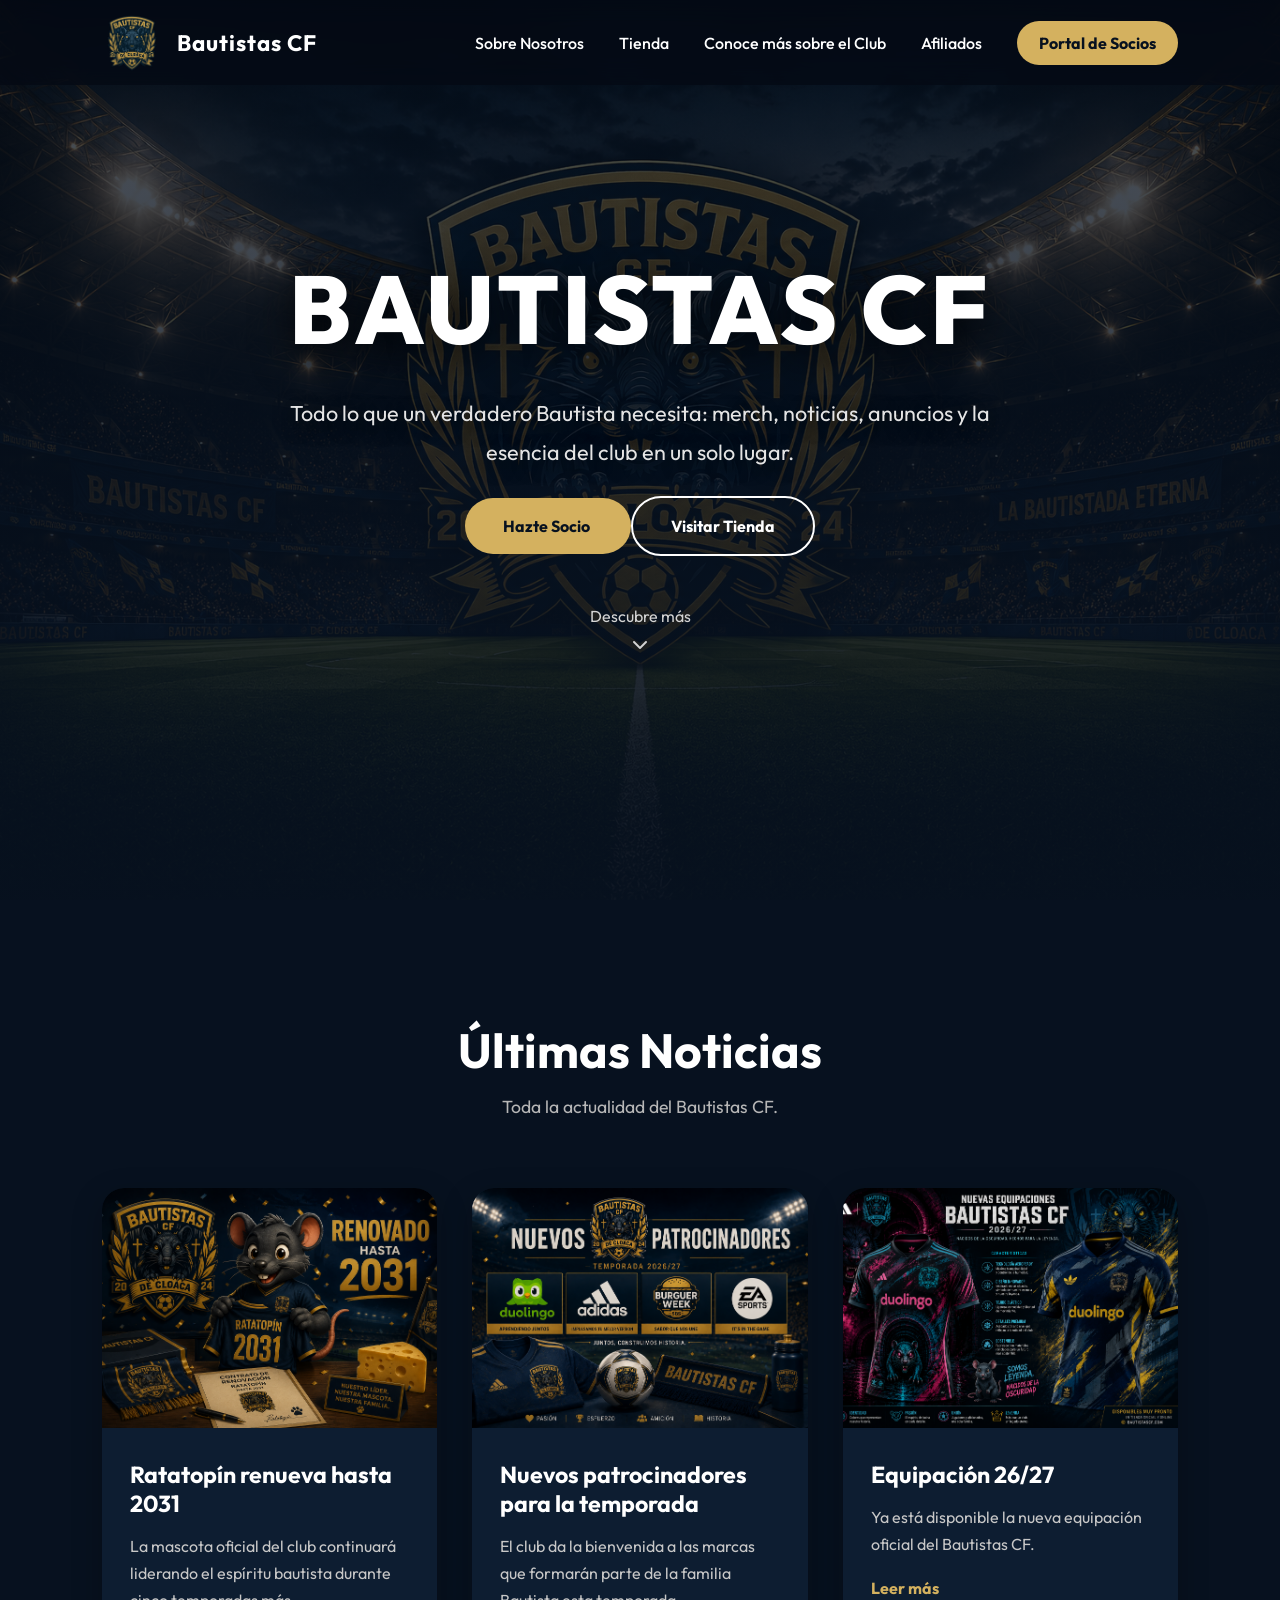
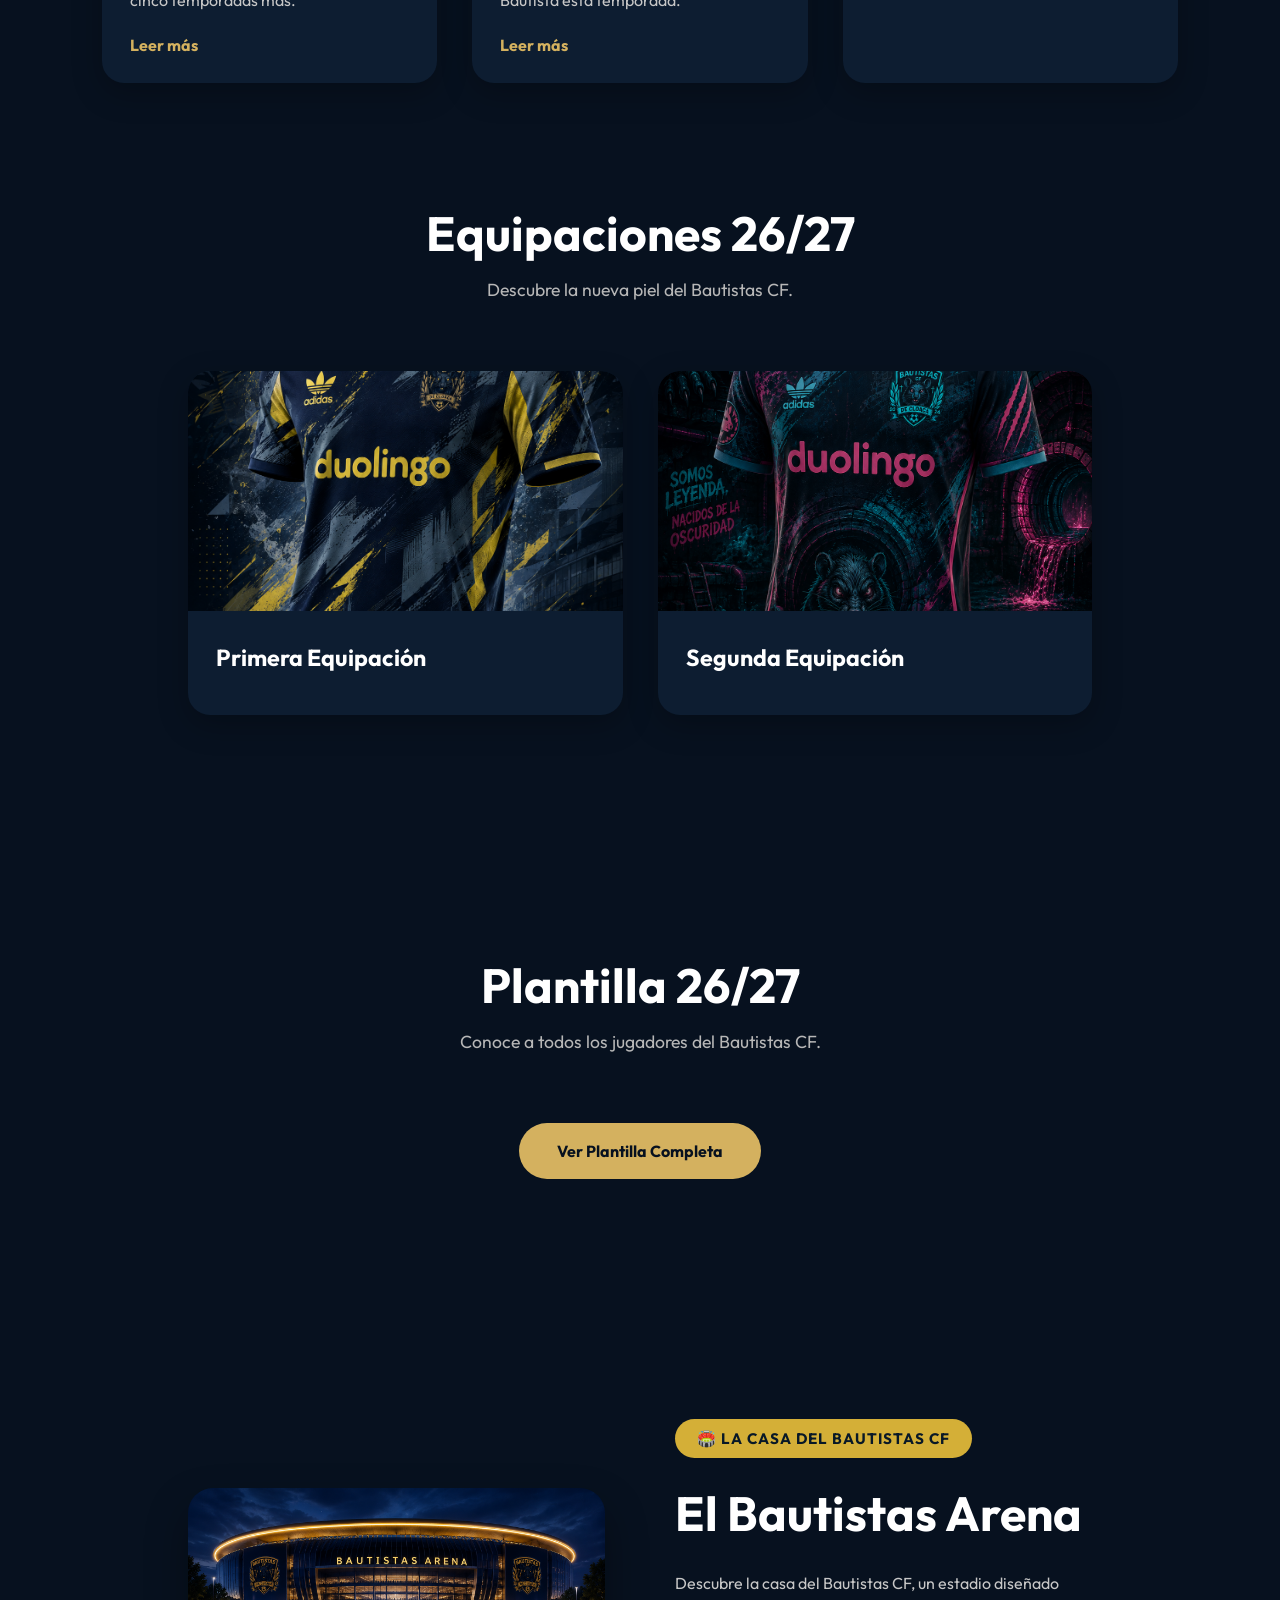
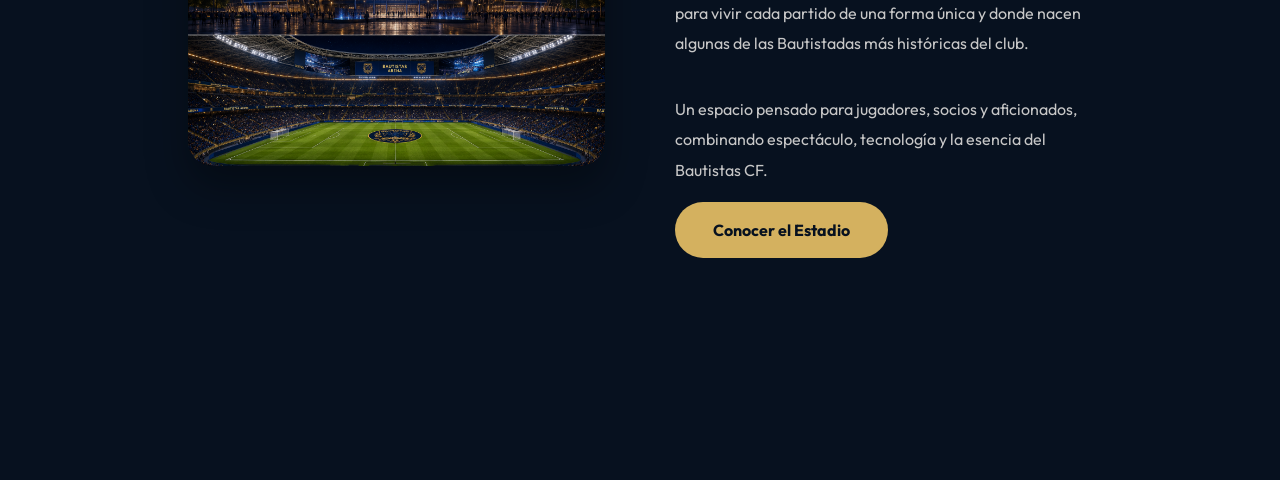
<file: index.html>
<!DOCTYPE html>
<html lang="es">

<head>
    <meta charset="UTF-8">
    <meta name="viewport" content="width=device-width, initial-scale=1.0">

    <title>Bautistas CF | Web Oficial</title>

    <meta name="description"
        content="Web Oficial de Bautistas CF. Noticias, tienda, estadio, plantilla, portal de socios, Ratatopín, Gordon Thompson y mucho más.">

    <link rel="icon" href="img/escudo.png">

    <!-- Google Fonts -->
    <link rel="preconnect" href="https://fonts.googleapis.com">
    <link rel="preconnect" href="https://fonts.gstatic.com" crossorigin>

    <link
        href="https://fonts.googleapis.com/css2?family=Outfit:wght@300;400;500;600;700;800&display=swap"
        rel="stylesheet">

    <!-- CSS -->
    <link rel="stylesheet" href="style.css">

    <!-- ICONOS -->
    <link rel="stylesheet"
        href="https://cdnjs.cloudflare.com/ajax/libs/font-awesome/6.7.2/css/all.min.css">
</head>

<body>

    <!-- ================= NAVBAR ================= -->

    <header class="navbar">

        <div class="logo">

            <img src="img/escudo.png" alt="Escudo Bautistas CF">

            <span>Bautistas CF</span>

        </div>

        <nav>

            <ul>

                <li><a href="pages/sobre-nosotros.html">Sobre Nosotros</a></li>

                <li><a href="pages/tienda.html">Tienda</a>

                <li><a href="#club">Conoce más sobre el Club</a></li>

                <li><a href="pages/afiliados.html" class="afiliados-btn">Afiliados</a></li>

                <li><a href="pages/portal.html" class="portal-btn">Portal de Socios</a></li>

            </ul>

        </nav>

    </header>

    <!-- ================= HERO ================= -->

   <section class="hero">

    <div class="hero-overlay"></div>

    <div class="hero-content">

        <h1>BAUTISTAS CF</h1>

        <p>
            Todo lo que un verdadero Bautista necesita:
            merch, noticias, anuncios y la esencia del club
            en un solo lugar.
        </p>

        <div class="hero-buttons">

            <a href="pages/portal.html" class="btn-primary">
                Hazte Socio
            </a>

            <a href="#tienda" class="btn-secondary">
                Visitar Tienda
            </a>

        </div>

        <div class="scroll-indicator">

            <span>Descubre más</span>

            <i class="fa-solid fa-chevron-down"></i>

        </div>

    </div>

</section>

    <!-- ================= NOTICIAS ================= -->

    <section class="section" id="noticias">

        <div class="section-title">

            <h2>Últimas Noticias</h2>

            <p>
                Toda la actualidad del Bautistas CF.
            </p>

        </div>

        <div class="cards">

            <article class="card">

                <img src="img/noticia1.png" alt="">

                <div class="card-content">

                    <h3>Ratatopín renueva hasta 2031</h3>

                    <p>
                        La mascota oficial del club continuará liderando el espíritu bautista durante cinco temporadas más.
                    </p>

                    <a href="pages2/noticia1.html">Leer más</a>

                </div>

            </article>

            <article class="card">

                <img src="img/noticia2.png" alt="">

                <div class="card-content">

                    <h3>Nuevos patrocinadores para la temporada</h3>

                    <p>
                        El club da la bienvenida a las marcas que formarán parte de la familia Bautista esta temporada.
                    </p>

                    <a href="pages2/noticia2.html">Leer más</a>

                </div>

            </article>

            <article class="card">

                <img src="img/noticia3.png" alt="">

                <div class="card-content">

                    <h3>Equipación 26/27</h3>

                    <p>
                        Ya está disponible la nueva equipación oficial del Bautistas CF.
                    </p>

                    <a href="pages2/noticia3.html">Leer más</a>

                </div>

            </article>

        </div>

    <!-- ================= EQUIPACIONES ================= -->

    <section class="section" id="equipaciones">

        <div class="section-title">

            <h2>Equipaciones 26/27</h2>

            <p>
                Descubre la nueva piel del Bautistas CF.
            </p>

        </div>

        <div class="cards">

            <article class="card">

                <img src="img/equipacion.1.png" alt="Equipación Local">

                <div class="card-content">

                    <h3>Primera Equipación</h3>

                </div>

            </article>

            <article class="card">

                <img src="img/equipacion.2.png" alt="Equipación Visitante">

                <div class="card-content">

                    <h3>Segunda Equipación</h3>

                </div>

            </article>

        </div>

    </section>

    <!-- ================= PLANTILLA ================= -->

    <section class="section" id="plantilla">

        <div class="section-title">

            <h2>Plantilla 26/27</h2>

            <p>
                Conoce a todos los jugadores del Bautistas CF.
            </p>

        </div>

        <div class="center-button">

            <a href="pages/plantilla.html" class="btn-primary">

                Ver Plantilla Completa

            </a>

        </div>

    </section>

    <!-- ================= ESTADIO ================= -->

<section class="section" id="estadio">

    <div class="two-columns">

        <div class="estadio-imagen">

            <img
                src="img/estadio.png"
                alt="Bautistas Arena">

        </div>


        <div class="estadio-info">

            <span class="tag-tienda">
                🏟️ LA CASA DEL BAUTISTAS CF
            </span>

            <h2>El Bautistas Arena</h2>

            <p>
                Descubre la casa del Bautistas CF, un estadio diseñado para
                vivir cada partido de una forma única y donde nacen algunas
                de las Bautistadas más históricas del club.
            </p>

            <p>
                Un espacio pensado para jugadores, socios y aficionados,
                combinando espectáculo, tecnología y la esencia del Bautistas CF.
            </p>

            <a
                href="pages/estadio.html"
                class="btn-primary">

                Conocer el Estadio

            </a>

        </div>

    </div>

</section>
</file>
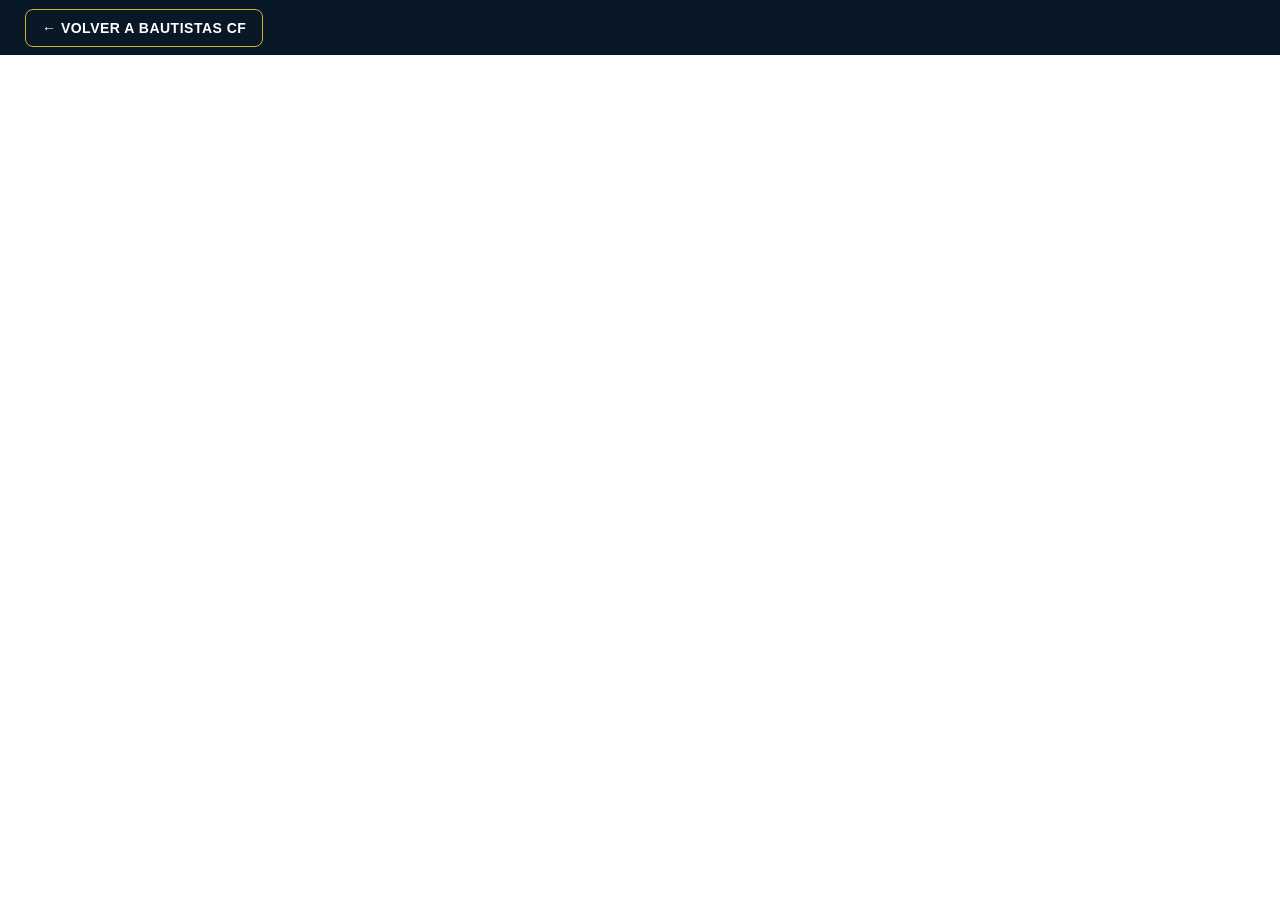
<file: pages/portal.html>
<!DOCTYPE html>
<html lang="es">
<head>
    <meta charset="UTF-8">
    <meta name="viewport" content="width=device-width, initial-scale=1.0">

    <title>Portal de Socios | Bautistas CF</title>

    <style>
        * {
            box-sizing: border-box;
        }

        html,
        body {
            margin: 0;
            padding: 0;
            width: 100%;
            height: 100%;
            overflow: hidden;
        }

        .top-bar {
            height: 55px;
            width: 100%;
            background: #081827;
            display: flex;
            align-items: center;
            padding: 0 25px;
            position: relative;
            z-index: 10;
        }

        .back-button {
            display: inline-flex;
            align-items: center;
            gap: 8px;
            color: #ffffff;
            text-decoration: none;
            font-family: Arial, sans-serif;
            font-size: 14px;
            font-weight: 700;
            letter-spacing: 0.5px;
            padding: 10px 16px;
            border: 1px solid #d4af37;
            border-radius: 8px;
            transition: 0.3s ease;
        }

        .back-button:hover {
            background: #d4af37;
            color: #081827;
        }

        iframe {
            display: block;
            width: 100%;
            height: calc(100vh - 55px);
            border: none;
        }
    </style>
</head>

<body>

    <div class="top-bar">
        <a href="../index.html" class="back-button">
            ← VOLVER A BAUTISTAS CF
        </a>
    </div>

    <iframe
        src="https://bautistascf.github.io/portal-socios/"
        title="Portal de Socios Bautistas CF">
    </iframe>

</body>
</html>
</file>
<file: style.css>
/* ===========================================
   BAUTISTAS CF - WEB OFICIAL
=========================================== */

*{
    margin:0;
    padding:0;
    box-sizing:border-box;
}

html{
    scroll-behavior:smooth;
}

body{
    font-family:'Outfit',sans-serif;
    background:#07111f;
    color:#ffffff;
    overflow-x:hidden;
}

/* Scroll */

::-webkit-scrollbar{
    width:10px;
}

::-webkit-scrollbar-track{
    background:#08192c;
}

::-webkit-scrollbar-thumb{
    background:#1d4d8f;
    border-radius:20px;
}

::-webkit-scrollbar-thumb:hover{
    background:#2d6cc0;
}

/* ================= NAVBAR ================= */

.navbar{
    position:fixed;
    top:0;
    left:0;
    width:100%;
    height:85px;
    display:flex;
    justify-content:space-between;
    align-items:center;
    padding:0 8%;
    background:rgba(5,10,20,.75);
    backdrop-filter:blur(15px);
    z-index:1000;
    transition:.4s;
}

.logo{
    display:flex;
    align-items:center;
    gap:15px;
}

.logo img{
    width:60px;
}

.logo span{
    font-size:1.4rem;
    font-weight:700;
    letter-spacing:1px;
}

nav ul{
    display:flex;
    gap:35px;
    list-style:none;
}

nav a{
    color:white;
    text-decoration:none;
    font-weight:500;
    transition:.3s;
}

nav a:hover{
    color:#d4b15f;
}

.portal-btn{
    padding:12px 22px;
    background:#d4b15f;
    color:#07111f;
    border-radius:40px;
    font-weight:700;
}

.portal-btn:hover{
    transform:translateY(-3px);
}

/* ================= HERO ================= */

.hero{
    position:relative;
    min-height:100vh;
    display:flex;
    justify-content:center;
    align-items:center;
    text-align:center;
    overflow:hidden;
    background:url("img/hero-bg.png") center 20%/cover no-repeat;
}

.hero::before{
    content:"";
    position:absolute;
    inset:0;
    background:linear-gradient(
        to bottom,
        rgba(5,12,22,.70),
        rgba(7,17,31,.82),
        rgba(7,17,31,.96)
    );
}

.hero-overlay{
    display:none;
}

.hero-content{
    position:relative;
    z-index:5;
    width:90%;
    max-width:900px;
    animation:fadeUp 1.2s ease;
}

.hero h1{
    font-size:6rem;
    font-weight:800;
    letter-spacing:3px;
    margin-bottom:25px;
    text-shadow:0 10px 40px rgba(0,0,0,.8);
}

.hero p{
    font-size:1.35rem;
    line-height:1.8;
    max-width:700px;
    margin:0 auto 45px;
    color:#e4e4e4;
    text-shadow:0 5px 20px rgba(0,0,0,.8);
}
/* Botones */

.btn-primary,
.btn-secondary{
    padding:18px 38px;
    border-radius:50px;
    text-decoration:none;
    font-weight:700;
    transition:.35s;
}

.btn-primary{
    background:#d4b15f;
    color:#07111f;
}

.btn-secondary{
    border:2px solid white;
    color:white;
}

.btn-primary:hover,
.btn-secondary:hover{
    transform:translateY(-6px);
    box-shadow:0 15px 35px rgba(0,0,0,.35);
}

/* Scroll */

.scroll-indicator{
    margin-top:70px;
    display:flex;
    flex-direction:column;
    gap:10px;
    align-items:center;
    color:#d4d4d4;
    animation:bounce 2s infinite;
}

/* ================= SECCIONES ================= */

.section{
    padding:120px 8%;
}

.section-title{
    text-align:center;
    margin-bottom:70px;
}

.section-title h2{
    font-size:3rem;
    margin-bottom:15px;
}

.section-title p{
    color:#b7b7b7;
    font-size:1.1rem;
}/* ================= CARDS ================= */

.cards{
    display:grid;
    grid-template-columns:repeat(auto-fit,minmax(320px,1fr));
    gap:35px;
}

.card,
.product-card{
    background:#0d1d31;
    border-radius:22px;
    overflow:hidden;
    transition:.35s;
    box-shadow:0 10px 30px rgba(0,0,0,.25);
}

.card:hover,
.product-card:hover{
    transform:translateY(-12px);
    box-shadow:0 20px 45px rgba(0,0,0,.45);
}

.card img,
.product-card img{
    width:100%;
    height:240px;
    object-fit:cover;
}

.card-content{
    padding:28px;
}

.card-content h3{
    margin-bottom:15px;
    font-size:1.45rem;
}

.card-content p{
    color:#c7c7c7;
    line-height:1.7;
    margin-bottom:20px;
}

.card-content a{
    color:#d4b15f;
    text-decoration:none;
    font-weight:700;
}

.product-card{
    text-align:center;
    padding-bottom:30px;
}

.product-card h3{
    margin:25px 20px 10px;
    font-size:1.4rem;
}

.product-card span{
    display:block;
    color:#d4b15f;
    font-size:1.2rem;
    font-weight:700;
    margin-bottom:25px;
}

.product-card a{
    display:inline-block;
    padding:14px 30px;
    border-radius:40px;
    background:#d4b15f;
    color:#07111f;
    text-decoration:none;
    font-weight:700;
    transition:.3s;
}

.product-card a:hover{
    transform:scale(1.05);
}

/* ================= DOS COLUMNAS ================= */

.two-columns{
    display:grid;
    grid-template-columns:1fr 1fr;
    gap:70px;
    align-items:center;
}

.two-columns img{
    width:100%;
    border-radius:25px;
    box-shadow:0 20px 40px rgba(0,0,0,.35);
}

.two-columns h2{
    font-size:3rem;
    margin-bottom:25px;
}

.two-columns p{
    color:#c7c7c7;
    line-height:1.9;
    margin-bottom:35px;
}

.center-button{
    display:flex;
    justify-content:center;
}

/* ================= FOOTER ================= */

footer{
    background:#050d18;
    padding:60px 8%;
    text-align:center;
    border-top:1px solid rgba(255,255,255,.08);
}

footer h3{
    margin-bottom:15px;
    font-size:1.8rem;
}

footer p{
    color:#a9a9a9;
    margin-bottom:12px;
}

footer a{
    color:#d4b15f;
    text-decoration:none;
}

footer a:hover{
    text-decoration:underline;
}

/* ================= ANIMACIONES ================= */

@keyframes float{

    0%{
        transform:translateY(0px);
    }

    50%{
        transform:translateY(-12px);
    }

    100%{
        transform:translateY(0px);
    }

}

@keyframes bounce{

    0%,20%,50%,80%,100%{
        transform:translateY(0);
    }

    40%{
        transform:translateY(-10px);
    }

    60%{
        transform:translateY(-5px);
    }

}

/* ================= RESPONSIVE ================= */

@media(max-width:1100px){

    .navbar{
        padding:0 5%;
    }

    nav ul{
        gap:18px;
    }

}

@media(max-width:900px){

    .hero h1{
        font-size:3.3rem;
    }

    .hero-logo{
        width:170px;
    }

    .two-columns{
        grid-template-columns:1fr;
    }

    .navbar{
        flex-direction:column;
        height:auto;
        padding:20px;
    }

    nav ul{
        flex-wrap:wrap;
        justify-content:center;
        margin-top:20px;
    }

}

@media(max-width:600px){

    .hero h1{
        font-size:2.6rem;
    }

    .hero p{
        font-size:1rem;
    }

    .section{
        padding:90px 6%;
    }

    .section-title h2{
        font-size:2.2rem;
    }

    .btn-primary,
    .btn-secondary{
        width:100%;
        text-align:center;
    }

}
/*====================================================

            PÁGINA DE NOTICIAS

====================================================*/

.hero-noticia{
    position:relative;
    width:100%;
    height:70vh;
    overflow:hidden;
    display:flex;
    justify-content:center;
    align-items:flex-end;
}

.hero-noticia img{
    position:absolute;
    inset:0;
    width:100%;
    height:100%;
    object-fit:cover;
}

.hero-noticia-overlay{
    position:relative;
    z-index:2;
    width:100%;
    padding:80px 10%;
    background:linear-gradient(to top,
    rgba(6,12,22,.96),
    rgba(6,12,22,.55),
    transparent);
}

.categoria{
    display:inline-block;
    padding:8px 18px;
    background:#d4b15f;
    color:#08111d;
    font-weight:700;
    border-radius:30px;
    margin-bottom:20px;
    letter-spacing:.5px;
}

.hero-noticia h1{
    font-size:3.7rem;
    line-height:1.15;
    margin-bottom:20px;
}

.descripcion{
    max-width:800px;
    font-size:1.25rem;
    color:#d8d8d8;
    line-height:1.7;
    margin-bottom:30px;
}

.info-noticia{
    display:flex;
    gap:30px;
    flex-wrap:wrap;
    color:#bdbdbd;
    font-size:1rem;
}

.info-noticia span{
    display:flex;
    align-items:center;
    gap:8px;
}/*====================================================

        CONTENIDO DE LA NOTICIA

====================================================*/

.contenido-noticia{

    width:90%;
    max-width:950px;
    margin:80px auto;

}

.contenido-noticia p{

    font-size:1.15rem;
    line-height:2;
    color:#d9d9d9;
    margin-bottom:30px;

}

.contenido-noticia h2{

    font-size:2rem;
    margin:60px 0 25px;
    color:white;

}

.contenido-noticia strong{

    color:#d4b15f;

}

.contenido-noticia img{

    width:100%;
    border-radius:20px;
    margin:40px 0;
    box-shadow:0 20px 45px rgba(0,0,0,.35);

}

blockquote{

    margin:50px 0;
    padding:35px;
    border-left:5px solid #d4b15f;
    background:#0f1d2f;
    border-radius:15px;
    font-size:1.35rem;
    line-height:1.8;
    font-style:italic;
    color:#ffffff;

}

.volver{

    margin-top:70px;
    text-align:center;

}

.volver .btn-primary{

    display:inline-block;
    text-decoration:none;

}

/*====================================================

            ANIMACIONES

====================================================*/

.hero-noticia img{

    animation:zoomHero 12s ease-in-out infinite alternate;

}

.hero-noticia-overlay{

    animation:fadeUp 1s ease;

}

.contenido-noticia{

    animation:fadeUp .8s ease;

}

@keyframes zoomHero{

    from{

        transform:scale(1);

    }

    to{

        transform:scale(1.08);

    }

}

/*====================================================

            RESPONSIVE

====================================================*/

@media(max-width:900px){

    .hero-noticia{

        height:60vh;

    }

    .hero-noticia h1{

        font-size:2.5rem;

    }

    .descripcion{

        font-size:1.05rem;

    }

    .contenido-noticia p{

        font-size:1.05rem;

    }

}

@media(max-width:600px){

    .hero-noticia{

        height:55vh;

    }

    .hero-noticia-overlay{

        padding:50px 7%;

    }

    .hero-noticia h1{

        font-size:2rem;

    }

    blockquote{

        padding:25px;
        font-size:1.1rem;

    }

}
/*====================================================

            HERO TIENDA

====================================================*/

.hero-tienda{

    position:relative;
    width:100%;
    height:75vh;

    display:flex;
    justify-content:center;
    align-items:center;

    overflow:hidden;

    background:url("../img/tienda-banner.jpg") center center/cover no-repeat;

}

.hero-tienda::before{

    content:"";
    position:absolute;
    inset:0;

    background:linear-gradient(
        rgba(5,15,30,.75),
        rgba(5,15,30,.55),
        rgba(5,15,30,.88)
    );

}

.hero-tienda-overlay{

    position:relative;
    z-index:2;

    width:90%;
    max-width:900px;

    text-align:center;

}

.tag-tienda{

    display:inline-block;

    padding:10px 22px;

    margin-bottom:25px;

    border-radius:40px;

    background:#d4af37;

    color:#081827;

    font-weight:700;

    letter-spacing:1px;

    font-size:.95rem;

}

.hero-tienda h1{

    font-size:4.2rem;

    color:white;

    margin-bottom:25px;

    line-height:1.15;

}

.hero-tienda p{

    max-width:750px;

    margin:0 auto 40px;

    color:#d9d9d9;

    font-size:1.25rem;

    line-height:1.8;

}

.hero-tienda .btn-primary{

    padding:16px 40px;

    font-size:1.05rem;

    border-radius:50px;

}

/*====================================================

        EFECTOS HERO

====================================================*/

.hero-tienda{

    animation:zoomHero 12s ease-in-out infinite alternate;

}

.hero-tienda h1{

    animation:fadeUp .8s ease;

}

.hero-tienda p{

    animation:fadeUp 1s ease;

}

.hero-tienda .btn-primary{

    animation:fadeUp 1.2s ease;

}/*====================================================

            TARJETAS DE PRODUCTOS

====================================================*/

.product-card{

    position:relative;

    background:#0f1d2f;

    border:1px solid rgba(255,255,255,.05);

    border-radius:22px;

    overflow:hidden;

    text-align:center;

    transition:.35s;

    box-shadow:0 10px 30px rgba(0,0,0,.25);

}

.product-card:hover{

    transform:translateY(-10px);

    box-shadow:0 25px 45px rgba(0,0,0,.45);

    border-color:#d4af37;

}

.product-card img{

    width:100%;

    height:280px;

    object-fit:cover;

    transition:.4s;

}

.product-card:hover img{

    transform:scale(1.05);

}

.product-card h3{

    color:#fff;

    font-size:1.3rem;

    margin:22px 20px 12px;

}

.precio{

    display:block;

    color:#d4af37;

    font-size:1.4rem;

    font-weight:700;

    margin-bottom:22px;

}

.product-card a{

    display:inline-block;

    margin-bottom:28px;

    padding:13px 28px;

    background:#1c6dd0;

    color:white;

    border-radius:40px;

    text-decoration:none;

    font-weight:600;

    transition:.3s;

}

.product-card a:hover{

    background:#d4af37;

    color:#081827;

}

/*====================================================

                ETIQUETAS

====================================================*/

.badge{

    position:absolute;

    top:18px;

    left:18px;

    z-index:10;

    padding:8px 16px;

    border-radius:25px;

    color:white;

    font-size:.8rem;

    font-weight:700;

    letter-spacing:.8px;

}

.nuevo{

    background:#22c55e;

}

.bestseller{

    background:#d4af37;

    color:#081827;

}

.limitado{

    background:#ef4444;

}

.premium{

    background:#8b5cf6;

}

/*====================================================

            GRID PRODUCTOS

====================================================*/

.cards{

    display:grid;

    grid-template-columns:repeat(auto-fit,minmax(260px,1fr));

    gap:35px;

    margin-top:50px;

}/*====================================================

        PRODUCTO DESTACADO

====================================================*/

.producto-destacado{

    width:90%;
    max-width:1400px;

    margin:100px auto;

    display:grid;
    grid-template-columns:1fr 1fr;
    gap:60px;

    align-items:center;

    background:#0f1d2f;

    border-radius:30px;

    padding:60px;

    border:1px solid rgba(255,255,255,.08);

    overflow:hidden;

}

.destacado-texto span{

    display:inline-block;

    padding:8px 18px;

    border-radius:30px;

    background:#d4af37;

    color:#081827;

    font-weight:700;

    margin-bottom:25px;

}

.destacado-texto h2{

    font-size:3rem;

    color:#fff;

    margin-bottom:25px;

}

.destacado-texto p{

    color:#d7d7d7;

    line-height:1.9;

    font-size:1.1rem;

    margin-bottom:35px;

}

.destacado-imagen{

    text-align:center;

}

.destacado-imagen img{

    width:100%;
    max-width:500px;

    border-radius:25px;

    transition:.4s;

    box-shadow:0 20px 40px rgba(0,0,0,.35);

}

.destacado-imagen img:hover{

    transform:scale(1.05) rotate(-2deg);

}

/*====================================================
    BENEFICIOS

====================================================*/

.beneficios{

    width:90%;
    max-width:1200px;

    margin:60px auto 0;

    display:grid;

    grid-template-columns:repeat(auto-fit,minmax(220px,1fr));

    gap:30px;

}

.beneficio{

    background:#0f1d2f;

    border-radius:20px;

    padding:35px 25px;

    text-align:center;

    transition:.35s;

    border:1px solid rgba(255,255,255,.05);

}

.beneficio:hover{

    transform:translateY(-8px);

    border-color:#d4af37;

}

.beneficio i{

    font-size:2.8rem;

    color:#d4af37;

    margin-bottom:20px;

}

.beneficio h3{

    color:#fff;

    font-size:1.25rem;

}

/*====================================================

            RESPONSIVE

====================================================*/

@media(max-width:900px){

    .hero-tienda h1{

        font-size:2.8rem;

    }

    .producto-destacado{

        grid-template-columns:1fr;

        text-align:center;

        padding:40px;

    }

    .destacado-texto h2{

        font-size:2.2rem;

    }

}/*====================================================

            ANIMACIONES

====================================================*/

.product-card,
.beneficio,
.producto-destacado{

    animation:fadeUp .8s ease both;

}

.product-card:nth-child(2){

    animation-delay:.1s;

}

.product-card:nth-child(3){

    animation-delay:.2s;

}

.product-card:nth-child(4){

    animation-delay:.3s;

}

.product-card:hover .precio{

    color:#ffd86b;

}

.product-card:hover h3{

    color:#d4af37;

}

.badge{

    box-shadow:0 8px 18px rgba(0,0,0,.25);

}

/*====================================================

            SCROLLBAR

====================================================*/

::-webkit-scrollbar{

    width:10px;

}

::-webkit-scrollbar-track{

    background:#081827;

}

::-webkit-scrollbar-thumb{

    background:#d4af37;

    border-radius:20px;

}

::-webkit-scrollbar-thumb:hover{

    background:#f1c85d;

}

/*====================================================

            FOOTER TIENDA

====================================================*/

footer{

    margin-top:100px;

    padding:60px 20px;

    text-align:center;

    background:#06111d;

    border-top:1px solid rgba(255,255,255,.08);

}

footer h3{

    color:#fff;

    font-size:2rem;

    margin-bottom:15px;

}

footer p{

    color:#a9b2be;

    margin:8px 0;

}

/*====================================================

            RESPONSIVE EXTRA

====================================================*/

@media (max-width:768px){

    .hero-tienda{

        height:60vh;

    }

    .hero-tienda h1{

        font-size:2.3rem;

    }

    .hero-tienda p{

        font-size:1rem;

        line-height:1.7;

    }

    .cards{

        grid-template-columns:1fr;

    }

    .product-card img{

        height:240px;

    }

    .beneficios{

        grid-template-columns:1fr;

    }

    .producto-destacado{

        padding:30px;

    }

}

@media (max-width:480px){

    .hero-tienda{

        height:55vh;

    }

    .hero-tienda h1{

        font-size:1.9rem;

    }

    .tag-tienda{

        font-size:.8rem;

        padding:8px 18px;

    }

    .btn-primary{

        width:100%;

        text-align:center;

    }

}
/* =========================================================
   BAUTISTAS ARENA
   Diseño adaptado al estilo general de Bautistas CF
========================================================= */


/* =========================================================
   HERO
========================================================= */

.stadium-hero {
    min-height: 78vh;
    display: flex;
    align-items: center;
    position: relative;
    overflow: hidden;

    background:
        linear-gradient(
            90deg,
            rgba(8, 24, 39, 0.96) 0%,
            rgba(8, 24, 39, 0.82) 45%,
            rgba(8, 24, 39, 0.35) 100%
        ),
        url("img/estadio.jpg") center / cover no-repeat;
}

.stadium-hero-content {
    max-width: 700px;
    padding: 100px 7%;
}

.stadium-tag {
    display: inline-block;
    margin-bottom: 18px;

    color: #d4af37;

    font-size: 0.8rem;
    font-weight: 700;
    letter-spacing: 2px;
}

.stadium-hero h1 {
    margin: 0 0 25px;

    font-size: clamp(3.5rem, 7vw, 6.5rem);
    line-height: 0.9;
    font-weight: 800;
}

.stadium-hero h1 span {
    color: #d4af37;
}

.stadium-hero p {
    max-width: 520px;

    color: #c3d0da;

    font-size: 1.05rem;
    line-height: 1.7;

    margin-bottom: 30px;
}


/* =========================================================
   BOTÓN
========================================================= */

.stadium-button {
    display: inline-block;

    padding: 13px 25px;

    background: #d4af37;
    color: #081827;

    border-radius: 6px;

    text-decoration: none;

    font-size: 0.9rem;
    font-weight: 700;

    transition: 0.3s ease;
}

.stadium-button:hover {
    transform: translateY(-3px);

    box-shadow:
        0 8px 25px rgba(212, 175, 55, 0.25);
}


/* =========================================================
   INTRODUCCIÓN
========================================================= */

.stadium-intro {
    display: grid;
    grid-template-columns: 1fr 1fr;

    gap: 55px;

    align-items: center;

    padding: 90px 7%;

    background: #081827;
}

.stadium-intro-image {
    overflow: hidden;

    border-radius: 12px;

    border: 1px solid rgba(212, 175, 55, 0.15);
}

.stadium-intro-image img {
    display: block;

    width: 100%;

    transition: transform 0.5s ease;
}

.stadium-intro-image:hover img {
    transform: scale(1.04);
}

.stadium-intro-text h2 {
    margin: 10px 0 25px;

    font-size: clamp(2.5rem, 5vw, 4rem);
    line-height: 1;

    font-weight: 800;
}

.stadium-intro-text h2 span {
    color: #d4af37;
}

.stadium-intro-text p {
    max-width: 550px;

    color: #aebdca;

    line-height: 1.7;

    margin-bottom: 15px;
}


/* =========================================================
   ETIQUETAS DE SECCIÓN
========================================================= */

.section-label {
    color: #d4af37;

    font-size: 0.78rem;
    font-weight: 700;

    letter-spacing: 2px;
}


/* =========================================================
   ESTADÍSTICAS
========================================================= */

.stadium-stats {
    display: grid;

    grid-template-columns: repeat(4, 1fr);

    background: #102436;

    border-top: 1px solid rgba(255,255,255,0.05);
    border-bottom: 1px solid rgba(255,255,255,0.05);
}

.stadium-stat {
    padding: 38px 20px;

    text-align: center;

    border-right: 1px solid rgba(255,255,255,0.07);

    transition: 0.3s ease;
}

.stadium-stat:last-child {
    border-right: none;
}

.stadium-stat:hover {
    background: #162b3d;
}

.stat-number {
    display: block;

    margin-bottom: 7px;

    color: #d4af37;

    font-size: 2.3rem;
    font-weight: 800;
}

.stat-label {
    color: #9eafbd;

    font-size: 0.72rem;

    letter-spacing: 1.5px;
}


/* =========================================================
   CARACTERÍSTICAS
========================================================= */

.stadium-features {
    padding: 90px 7%;

    background: #0b1d2d;
}

.section-heading {
    text-align: center;

    margin-bottom: 50px;
}

.section-heading h2 {
    margin: 10px 0 0;

    font-size: clamp(2.3rem, 5vw, 4rem);

    line-height: 1;

    font-weight: 800;
}

.section-heading h2 span {
    color: #d4af37;
}


/* =========================================================
   CUADRADOS INTERACTIVOS
========================================================= */

.features-grid {
    display: grid;

    grid-template-columns: repeat(3, 1fr);

    gap: 20px;
}

.feature-card {
    position: relative;

    min-height: 260px;

    padding: 30px;

    display: flex;
    flex-direction: column;
    justify-content: flex-end;

    overflow: hidden;

    background: #102436;

    border: 1px solid rgba(255,255,255,0.07);

    border-radius: 10px;

    cursor: pointer;

    transition:
        transform 0.3s ease,
        border-color 0.3s ease,
        box-shadow 0.3s ease,
        background 0.3s ease;
}


/* Brillo */

.feature-card::before {
    content: "";

    position: absolute;

    width: 170px;
    height: 170px;

    top: -90px;
    right: -90px;

    background: rgba(212,175,55,0.18);

    border-radius: 50%;

    filter: blur(35px);

    opacity: 0;

    transition: 0.4s ease;
}


/* Línea dorada */

.feature-card::after {
    content: "";

    position: absolute;

    left: 0;
    bottom: 0;

    width: 0;
    height: 3px;

    background: #d4af37;

    transition: width 0.4s ease;
}


/* Hover */

.feature-card:hover {
    transform: translateY(-6px);

    background: #142c40;

    border-color: rgba(212,175,55,0.45);

    box-shadow:
        0 12px 30px rgba(0,0,0,0.3),
        0 0 20px rgba(212,175,55,0.08);
}

.feature-card:hover::before {
    opacity: 1;
}

.feature-card:hover::after {
    width: 100%;
}


/* =========================================================
   ICONOS
========================================================= */

.feature-icon {
    position: absolute;

    top: 27px;
    left: 30px;

    font-size: 2rem;

    transition:
        transform 0.3s ease,
        filter 0.3s ease;
}

.feature-card:hover .feature-icon {
    transform: scale(1.15);

    filter:
        drop-shadow(0 0 8px rgba(212,175,55,0.5));
}


/* =========================================================
   TEXTO DE TARJETAS
========================================================= */

.feature-card h3 {
    position: relative;
    z-index: 2;

    margin: 0 0 10px;

    font-size: 1.1rem;
    font-weight: 700;
}

.feature-card p {
    position: relative;
    z-index: 2;

    margin: 0;

    color: #9eafbd;

    font-size: 0.9rem;

    line-height: 1.6;
}


/* =========================================================
   EXPERIENCIA
========================================================= */

.stadium-experience {
    min-height: 550px;

    display: flex;
    align-items: center;

    padding: 90px 7%;

    background:
        linear-gradient(
            90deg,
            rgba(8,24,39,0.96),
            rgba(8,24,39,0.55)
        ),
        url("img/estadio.jpg") center / cover no-repeat;
}

.experience-content {
    max-width: 600px;
}

.stadium-experience h2 {
    margin: 10px 0 25px;

    font-size: clamp(2.5rem, 5vw, 4rem);

    line-height: 1;

    font-weight: 800;
}

.stadium-experience h2 span {
    color: #d4af37;
}

.stadium-experience p {
    color: #c3d0da;

    line-height: 1.7;

    margin-bottom: 15px;
}


/* =========================================================
   ZONAS DEL ESTADIO
========================================================= */

.stadium-zones {
    padding: 90px 7%;

    background: #081827;
}

.stadium-zones h2 {
    margin: 10px 0 0;

    font-size: clamp(2.3rem, 5vw, 4rem);

    line-height: 1;

    font-weight: 800;
}

.stadium-zones h2 span {
    color: #d4af37;
}

.zones-grid {
    display: grid;

    grid-template-columns: repeat(2, 1fr);

    gap: 20px;

    margin-top: 50px;
}


/* =========================================================
   TARJETAS DE ZONAS
========================================================= */

.zone-card {
    position: relative;

    min-height: 390px;

    overflow: hidden;

    border-radius: 10px;

    border: 1px solid rgba(255,255,255,0.07);

    cursor: pointer;

    transition:
        transform 0.35s ease,
        border-color 0.35s ease,
        box-shadow 0.35s ease;
}

.zone-card img {
    width: 100%;
    height: 100%;

    min-height: 390px;

    object-fit: cover;

    display: block;

    transition:
        transform 0.5s ease,
        filter 0.5s ease;
}

.zone-card::after {
    content: "";

    position: absolute;

    inset: 0;

    background:
        linear-gradient(
            to top,
            rgba(8,24,39,0.95),
            rgba(8,24,39,0.15)
        );
}

.zone-card-content {
    position: absolute;

    z-index: 2;

    left: 28px;
    right: 28px;
    bottom: 25px;
}

.zone-card-content > span {
    color: #d4af37;

    font-size: 0.75rem;

    font-weight: 700;

    letter-spacing: 1px;
}

.zone-card h3 {
    margin: 7px 0;

    font-size: 1.7rem;

    font-weight: 800;
}

.zone-card p {
    max-width: 450px;

    margin: 0;

    color: #c3d0da;

    line-height: 1.5;
}

.zone-card:hover {
    transform: translateY(-6px);

    border-color: rgba(212,175,55,0.5);

    box-shadow:
        0 15px 35px rgba(0,0,0,0.35);
}

.zone-card:hover img {
    transform: scale(1.06);

    filter: brightness(1.08);
}


/* =========================================================
   CTA FINAL
========================================================= */

.stadium-cta {
    padding: 100px 7%;

    text-align: center;

    background: #102436;
}

.stadium-cta-content {
    max-width: 700px;

    margin: auto;
}

.stadium-cta h2 {
    margin: 10px 0 20px;

    font-size: clamp(2.7rem, 5vw, 4.5rem);

    line-height: 0.95;

    font-weight: 800;
}

.stadium-cta h2 span {
    color: #d4af37;
}

.stadium-cta p {
    color: #aebdca;

    margin-bottom: 30px;
}


/* =========================================================
   FOOTER
========================================================= */

.footer {
    padding: 30px 7%;

    text-align: center;

    background: #050f18;

    color: #718291;

    font-size: 0.8rem;
}


/* =========================================================
   RESPONSIVE
========================================================= */

@media (max-width: 900px) {

    .stadium-intro {
        grid-template-columns: 1fr;
    }

    .features-grid {
        grid-template-columns: repeat(2, 1fr);
    }

    .stadium-stats {
        grid-template-columns: repeat(2, 1fr);
    }

    .zones-grid {
        grid-template-columns: 1fr;
    }

}


@media (max-width: 600px) {

    .stadium-hero-content {
        padding: 80px 6%;
    }

    .features-grid {
        grid-template-columns: 1fr;
    }

    .stadium-stats {
        grid-template-columns: 1fr;
    }

    .stadium-stat {
        border-right: none;

        border-bottom:
            1px solid rgba(255,255,255,0.07);
    }

    .stadium-hero h1 {
        font-size: 3.5rem;
    }

}/* =========================================================
   TARJETA SELECCIONADA
========================================================= */

.feature-card.selected {
    transform: translateY(-8px);

    background: #162b3d;

    border-color: #d4af37;

    box-shadow:
        0 15px 40px rgba(0, 0, 0, 0.35),
        0 0 35px rgba(212, 175, 55, 0.18);
}

.feature-card.selected::before {
    opacity: 1;
}

.feature-card.selected::after {
    width: 100%;
}

.feature-card.selected .feature-icon {
    transform: scale(1.15);

    filter:
        drop-shadow(0 0 12px rgba(212, 175, 55, 0.6));
}

/* =========================================================
   SOBRE NOSOTROS
========================================================= */


/* ================= HERO ================= */

.sobre-hero {

    position: relative;

    min-height: 82vh;

    display: flex;

    align-items: center;

    justify-content: center;

    text-align: center;

    overflow: hidden;

    background:
        linear-gradient(
            rgba(5, 15, 30, .78),
            rgba(5, 15, 30, .92)
        ),
        url("img/hero-bg.png") center / cover no-repeat;

}

.sobre-hero-overlay {

    width: 90%;

    max-width: 950px;

    position: relative;

    z-index: 2;

    animation: fadeUp .9s ease;

}

.sobre-tag {

    display: inline-block;

    padding: 9px 20px;

    margin-bottom: 25px;

    border-radius: 30px;

    background: #d4af37;

    color: #081827;

    font-size: .85rem;

    font-weight: 800;

    letter-spacing: 1.5px;

}

.sobre-hero h1 {

    font-size: clamp(3.2rem, 7vw, 6rem);

    line-height: 1;

    font-weight: 800;

    margin-bottom: 30px;

}

.sobre-hero h1 span {

    display: block;

    color: #d4af37;

}

.sobre-hero p {

    max-width: 700px;

    margin: 0 auto 40px;

    color: #d5dce3;

    font-size: 1.2rem;

    line-height: 1.8;

}


/* ================= CONTENEDORES ================= */

.sobre-seccion {

    padding: 120px 8%;

    background: #07111f;

}

.sobre-contenedor {

    max-width: 1250px;

    margin: auto;

    display: grid;

    grid-template-columns: 1fr 1fr;

    gap: 80px;

    align-items: center;

}

.sobre-contenedor.inverso {

    grid-template-columns: 1.1fr .9fr;

}


/* ================= IMÁGENES ================= */

.sobre-imagen {

    display: flex;

    justify-content: center;

    align-items: center;

    min-height: 430px;

    border-radius: 30px;

    background:
        radial-gradient(
            circle,
            rgba(212,175,55,.15),
            transparent 65%
        ),
        #0d1d31;

    border: 1px solid rgba(212,175,55,.12);

    overflow: hidden;

}

.sobre-imagen img {

    width: 65%;

    max-width: 350px;

    filter:
        drop-shadow(
            0 25px 35px rgba(0,0,0,.5)
        );

    animation: float 5s ease-in-out infinite;

}


/* ================= TEXTOS ================= */

.sobre-label {

    display: inline-block;

    margin-bottom: 18px;

    color: #d4af37;

    font-size: .8rem;

    font-weight: 800;

    letter-spacing: 2px;

}

.sobre-texto h2 {

    font-size: clamp(2.5rem, 5vw, 4.3rem);

    line-height: 1;

    margin-bottom: 30px;

    font-weight: 800;

}

.sobre-texto h2 span {

    color: #d4af37;

}

.sobre-texto p {

    color: #b9c5d0;

    font-size: 1.08rem;

    line-height: 1.9;

    margin-bottom: 20px;

}


/* ================= FILOSOFÍA ================= */

.sobre-filosofia {

    padding: 120px 8%;

    background: #0b1d2d;

}

.sobre-titulo {

    text-align: center;

    max-width: 800px;

    margin: 0 auto 70px;

}

.sobre-titulo h2 {

    font-size: clamp(2.5rem, 5vw, 4.5rem);

    line-height: 1;

    margin-bottom: 20px;

}

.sobre-titulo h2 span {

    color: #d4af37;

}

.sobre-titulo p {

    color: #aebdca;

    font-size: 1.1rem;

}


/* ================= VALORES ================= */

.valores-grid {

    max-width: 1250px;

    margin: auto;

    display: grid;

    grid-template-columns: repeat(4, 1fr);

    gap: 25px;

}

.valor-card {

    padding: 40px 30px;

    background: #102436;

    border: 1px solid rgba(255,255,255,.06);

    border-radius: 22px;

    text-align: center;

    transition: .35s;

}

.valor-card:hover {

    transform: translateY(-10px);

    border-color: rgba(212,175,55,.5);

    box-shadow:
        0 20px 40px rgba(0,0,0,.3);

}

.valor-icono {

    width: 70px;

    height: 70px;

    margin: 0 auto 25px;

    display: flex;

    align-items: center;

    justify-content: center;

    border-radius: 50%;

    background: rgba(212,175,55,.12);

    color: #d4af37;

    font-size: 1.6rem;

}

.valor-card h3 {

    font-size: 1.4rem;

    margin-bottom: 15px;

}

.valor-card p {

    color: #9eafbd;

    line-height: 1.7;

    font-size: .95rem;

}


/* ================= IDENTIDAD ================= */

.sobre-identidad {

    padding: 120px 8%;

    background: #081827;

}

.colores-club {

    margin-top: 35px;

    display: flex;

    gap: 30px;

    flex-wrap: wrap;

}

.color-club {

    display: flex;

    align-items: center;

    gap: 14px;

}

.color-muestra {

    width: 48px;

    height: 48px;

    border-radius: 12px;

    display: block;

    border: 1px solid rgba(255,255,255,.1);

}

.color-muestra.azul {

    background: #071827;

}

.color-muestra.dorado {

    background: #d4af37;

}

.color-club strong {

    display: block;

    margin-bottom: 3px;

}

.color-club small {

    color: #8999a8;

}

.identidad-escudo {

    position: relative;

    min-height: 500px;

    display: flex;

    align-items: center;

    justify-content: center;

}

.identidad-escudo img {

    width: 70%;

    max-width: 400px;

    position: relative;

    z-index: 2;

    filter:
        drop-shadow(
            0 25px 35px rgba(0,0,0,.55)
        );

    animation: float 5s ease-in-out infinite;

}

.escudo-brillo {

    position: absolute;

    width: 350px;

    height: 350px;

    border-radius: 50%;

    background: rgba(212,175,55,.12);

    filter: blur(60px);

}


/* ================= RATATOPÍN ================= */

.sobre-personaje {

    max-width: 1250px;

    margin: 120px auto;

    padding: 0 8%;

    display: grid;

    grid-template-columns: .8fr 1.2fr;

    gap: 80px;

    align-items: center;

}

.personaje-imagen {

    min-height: 500px;

    display: flex;

    justify-content: center;

    align-items: center;

    background:
        radial-gradient(
            circle,
            rgba(212,175,55,.12),
            transparent 65%
        );

    border-radius: 30px;

}

.personaje-imagen img {

    width: 80%;

    max-width: 430px;

    filter:
        drop-shadow(
            0 25px 30px rgba(0,0,0,.5)
        );

    transition: .5s;

}

.personaje-imagen:hover img {

    transform:
        scale(1.06)
        rotate(-2deg);

}

.personaje-texto h2 {

    font-size: clamp(2.8rem, 5vw, 4.5rem);

    line-height: 1;

    margin-bottom: 30px;

}

.personaje-texto h2 span {

    color: #d4af37;

}

.personaje-texto p {

    color: #b9c5d0;

    font-size: 1.08rem;

    line-height: 1.8;

    margin-bottom: 18px;

}


/* ================= GORDON ================= */

.sobre-gordon {

    padding: 120px 8%;

    background: #0b1d2d;

}

.gordon-imagen {

    display: flex;

    justify-content: center;

    align-items: end;

    min-height: 500px;

    background:
        linear-gradient(
            to top,
            rgba(212,175,55,.12),
            transparent
        );

    border-radius: 30px;

    overflow: hidden;

}

.gordon-imagen img {

    width: 90%;

    max-width: 500px;

    transition: .5s;

    filter:
        drop-shadow(
            0 25px 30px rgba(0,0,0,.45)
        );

}

.gordon-imagen:hover img {

    transform: scale(1.04);

}


/* ================= CTA FINAL ================= */

.sobre-final {

    padding: 130px 8%;

    text-align: center;

    background:
        linear-gradient(
            rgba(5,15,30,.9),
            rgba(5,15,30,.96)
        ),
        url("img/hero-bg.png") center / cover no-repeat;

}

.sobre-final-contenido {

    max-width: 800px;

    margin: auto;

}

.sobre-final h2 {

    font-size: clamp(2.8rem, 6vw, 5rem);

    line-height: 1;

    margin-bottom: 25px;

}

.sobre-final h2 span {

    color: #d4af37;

}

.sobre-final p {

    color: #b9c5d0;

    font-size: 1.1rem;

    line-height: 1.8;

    margin-bottom: 40px;

}

.sobre-botones {

    display: flex;

    justify-content: center;

    gap: 18px;

    flex-wrap: wrap;

}

.sobre-botones .btn-primary,
.sobre-botones .btn-secondary {

    display: inline-flex;

    align-items: center;

    gap: 10px;

}


/* ================= RESPONSIVE ================= */

@media(max-width:1000px) {

    .valores-grid {

        grid-template-columns: repeat(2,1fr);

    }

    .sobre-contenedor,
    .sobre-contenedor.inverso {

        grid-template-columns: 1fr;

        gap: 50px;

    }

    .sobre-personaje {

        grid-template-columns: 1fr;

        gap: 50px;

    }

    .personaje-imagen {

        min-height: 420px;

    }

}


@media(max-width:600px) {

    .sobre-hero {

        min-height: 75vh;

    }

    .sobre-hero h1 {

        font-size: 2.8rem;

    }

    .sobre-hero p {

        font-size: 1rem;

    }

    .sobre-seccion,
    .sobre-filosofia,
    .sobre-identidad,
    .sobre-gordon {

        padding: 90px 6%;

    }

    .valores-grid {

        grid-template-columns: 1fr;

    }

    .sobre-imagen {

        min-height: 330px;

    }

    .personaje-imagen {

        min-height: 350px;

    }

    .gordon-imagen {

        min-height: 350px;

    }

    .sobre-botones {

        flex-direction: column;

    }

    .sobre-botones a {

        width: 100%;

        justify-content: center;

    }

}
</file>
